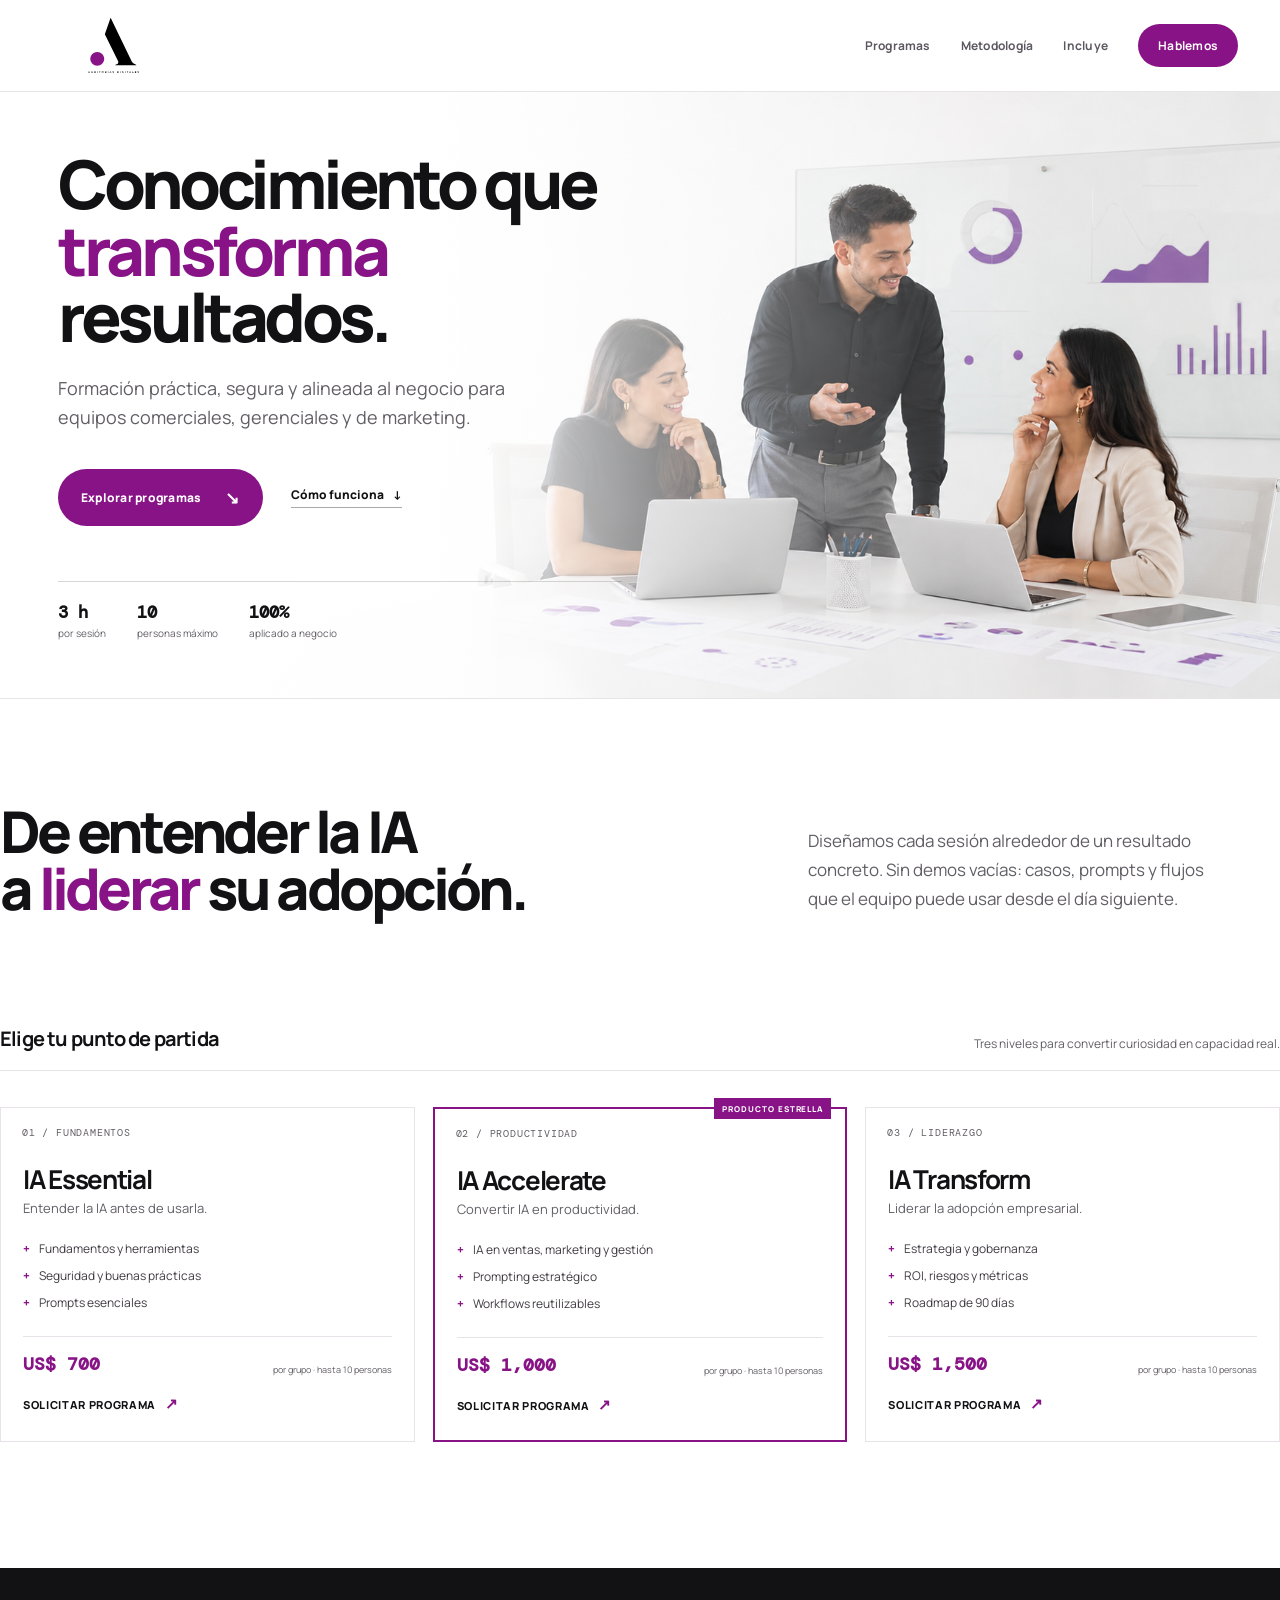
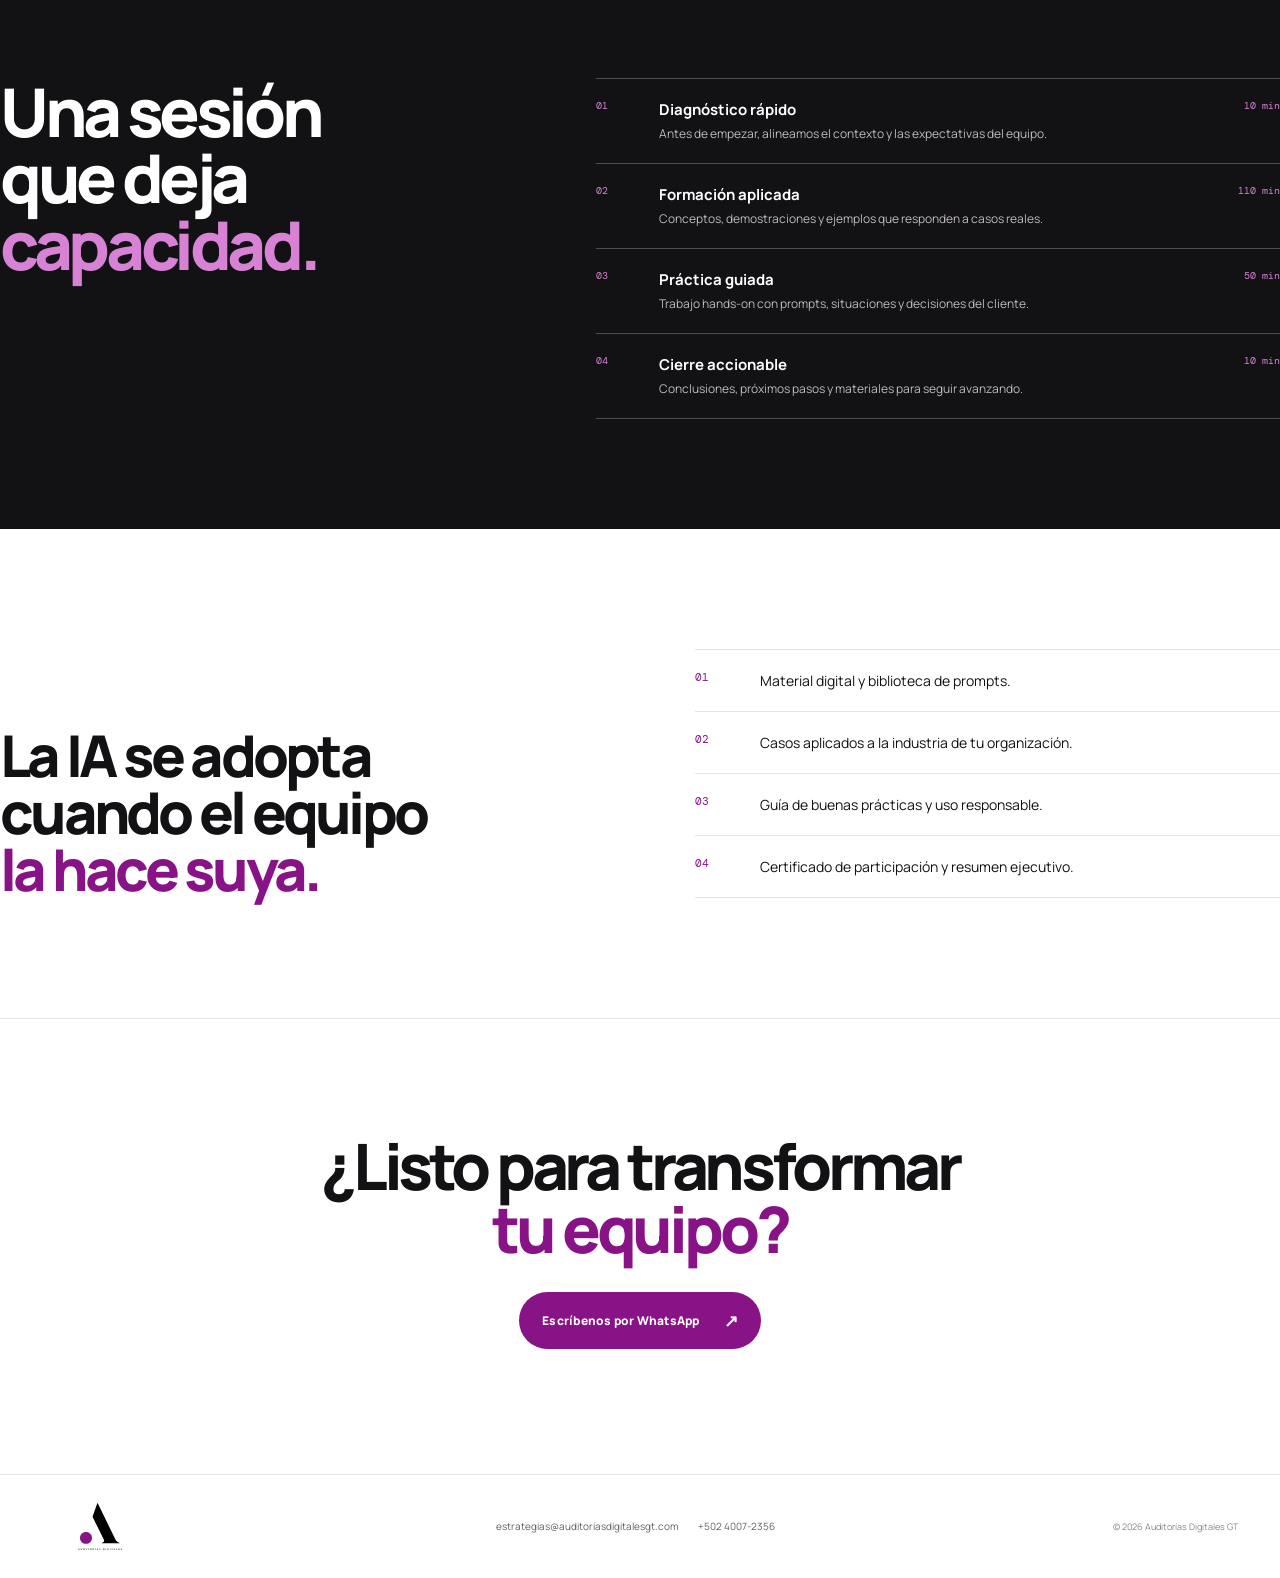
<file: ai-service/index.html>
<!doctype html>
<html lang="es">
  <head>
    <meta charset="UTF-8" />
    <meta name="viewport" content="width=device-width, initial-scale=1.0" />
    <meta name="description" content="Capacitación corporativa en Inteligencia Artificial para equipos comerciales, gerenciales y de marketing." />
    <title>Capacitación Corporativa en IA | Auditorías Digitales</title>
    <link rel="preconnect" href="https://fonts.googleapis.com" />
    <link rel="preconnect" href="https://fonts.gstatic.com" crossorigin />
    <link href="https://fonts.googleapis.com/css2?family=DM+Mono:wght@400;500&family=Manrope:wght@400;500;600;700;800&display=swap" rel="stylesheet" />
    <link rel="stylesheet" href="styles.css" />
  </head>
  <body>
    <header class="site-header">
      <a class="brand" href="#inicio" aria-label="Auditorías Digitales, inicio">
        <img src="auditorias_digitales.svg" alt="Auditorías Digitales" />
      </a>
      <button class="menu-button" aria-expanded="false" aria-controls="main-nav">Menú <span>+</span></button>
      <nav id="main-nav" class="nav">
        <a href="#programas">Programas</a>
        <a href="#metodologia">Metodología</a>
        <a href="#incluye">Incluye</a>
        <a class="nav-cta" href="https://wa.me/50240072356?text=Hola%2C%20quiero%20conocer%20la%20capacitaci%C3%B3n%20corporativa%20en%20IA." target="_blank" rel="noreferrer">Hablemos</a>
      </nav>
    </header>

    <main>
      <section id="inicio" class="hero section-shell">
        <div class="hero-banner reveal">
          <img class="hero-background" src="assets/hero-capacitacion-ia.png" alt="Equipo de mercadeo en capacitación de inteligencia artificial" />
          <div class="hero-overlay"></div>
          <div class="hero-copy">
            <h1>Conocimiento que<br /><em>transforma</em> resultados.</h1>
            <p class="hero-lede">Formación práctica, segura y alineada al negocio para equipos comerciales, gerenciales y de marketing.</p>
            <div class="hero-actions">
              <a class="button button-primary" href="#programas">Explorar programas <b>↘</b></a>
              <a class="text-link" href="#metodologia">Cómo funciona <span>↓</span></a>
            </div>
            <div class="hero-proof">
              <div><strong>3 h</strong><span>por sesión</span></div>
              <div><strong>10</strong><span>personas máximo</span></div>
              <div><strong>100%</strong><span>aplicado a negocio</span></div>
            </div>
          </div>
        </div>
      </section>

      <section class="intro section-shell">
        <div class="intro-grid">
          <h2>De entender la IA<br />a <em>liderar</em> su adopción.</h2>
          <p>Diseñamos cada sesión alrededor de un resultado concreto. Sin demos vacías: casos, prompts y flujos que el equipo puede usar desde el día siguiente.</p>
        </div>
      </section>

      <section id="programas" class="programs section-shell">
        <div class="section-heading">
          <h2>Elige tu punto de partida</h2>
          <p class="section-note">Tres niveles para convertir curiosidad en capacidad real.</p>
        </div>
        <div class="program-grid">
          <article class="program-card reveal">
            <div class="card-number">01 / FUNDAMENTOS</div>
            <div class="card-content">
              <h3>IA Essential</h3>
              <p>Entender la IA antes de usarla.</p>
              <ul><li>Fundamentos y herramientas</li><li>Seguridad y buenas prácticas</li><li>Prompts esenciales</li></ul>
              <div class="card-footer"><strong>US$ 700</strong><span>por grupo · hasta 10 personas</span></div>
              <a href="https://wa.me/50240072356?text=Hola%2C%20quiero%20informaci%C3%B3n%20sobre%20IA%20Essential." target="_blank" rel="noreferrer">Solicitar programa <b>↗</b></a>
            </div>
          </article>
          <article class="program-card featured reveal delay-1">
            <div class="featured-label">PRODUCTO ESTRELLA</div>
            <div class="card-number">02 / PRODUCTIVIDAD</div>
            <div class="card-content">
              <h3>IA Accelerate</h3>
              <p>Convertir IA en productividad.</p>
              <ul><li>IA en ventas, marketing y gestión</li><li>Prompting estratégico</li><li>Workflows reutilizables</li></ul>
              <div class="card-footer"><strong>US$ 1,000</strong><span>por grupo · hasta 10 personas</span></div>
              <a href="https://wa.me/50240072356?text=Hola%2C%20quiero%20informaci%C3%B3n%20sobre%20IA%20Accelerate." target="_blank" rel="noreferrer">Solicitar programa <b>↗</b></a>
            </div>
          </article>
          <article class="program-card reveal delay-2">
            <div class="card-number">03 / LIDERAZGO</div>
            <div class="card-content">
              <h3>IA Transform</h3>
              <p>Liderar la adopción empresarial.</p>
              <ul><li>Estrategia y gobernanza</li><li>ROI, riesgos y métricas</li><li>Roadmap de 90 días</li></ul>
              <div class="card-footer"><strong>US$ 1,500</strong><span>por grupo · hasta 10 personas</span></div>
              <a href="https://wa.me/50240072356?text=Hola%2C%20quiero%20informaci%C3%B3n%20sobre%20IA%20Transform." target="_blank" rel="noreferrer">Solicitar programa <b>↗</b></a>
            </div>
          </article>
        </div>
      </section>

      <section id="metodologia" class="method">
        <div class="section-shell method-grid">
          <div>
            <h2>Una sesión<br />que deja <em>capacidad.</em></h2>
          </div>
          <div class="method-list">
            <article><span>01</span><div><h3>Diagnóstico rápido</h3><p>Antes de empezar, alineamos el contexto y las expectativas del equipo.</p></div><b>10 min</b></article>
            <article><span>02</span><div><h3>Formación aplicada</h3><p>Conceptos, demostraciones y ejemplos que responden a casos reales.</p></div><b>110 min</b></article>
            <article><span>03</span><div><h3>Práctica guiada</h3><p>Trabajo hands-on con prompts, situaciones y decisiones del cliente.</p></div><b>50 min</b></article>
            <article><span>04</span><div><h3>Cierre accionable</h3><p>Conclusiones, próximos pasos y materiales para seguir avanzando.</p></div><b>10 min</b></article>
          </div>
        </div>
      </section>

      <section id="incluye" class="included section-shell">
        <div class="included-grid">
          <h2>La IA se adopta<br />cuando el equipo<br /><em>la hace suya.</em></h2>
          <div class="benefits">
            <div><b>01</b><p>Material digital y biblioteca de prompts.</p></div>
            <div><b>02</b><p>Casos aplicados a la industria de tu organización.</p></div>
            <div><b>03</b><p>Guía de buenas prácticas y uso responsable.</p></div>
            <div><b>04</b><p>Certificado de participación y resumen ejecutivo.</p></div>
          </div>
        </div>
      </section>

      <section class="closing section-shell">
        <h2>¿Listo para transformar<br /><em>tu equipo?</em></h2>
        <a class="button button-primary" href="https://wa.me/50240072356?text=Hola%2C%20quiero%20transformar%20mi%20equipo%20con%20IA." target="_blank" rel="noreferrer">Escríbenos por WhatsApp <b>↗</b></a>
      </section>
    </main>
    <footer>
      <img src="auditorias_digitales.svg" alt="Auditorías Digitales" />
      <div><a href="mailto:estrategias@auditoriasdigitalesgt.com">estrategias@auditoriasdigitalesgt.com</a><a href="tel:+50240072356">+502 4007-2356</a></div>
      <span>© 2026 Auditorías Digitales GT</span>
    </footer>
    <script src="script.js"></script>
  </body>
</html>
</file>
<file: ai-service/styles.css>
:root { --ink:#121114; --muted:#625e66; --paper:#fff; --wash:#f7f5f6; --violet:#881386; --line:#e8e3e8; }
*{box-sizing:border-box} html{scroll-behavior:smooth} body{margin:0;background:var(--paper);color:var(--ink);font-family:Manrope,Arial,sans-serif;font-size:16px} a{color:inherit;text-decoration:none} .section-shell.hero{max-width:100%;margin:auto; }.section-shell{max-width:1300px;margin:auto; }.site-header{height:92px;display:flex;align-items:center;justify-content:space-between;max-width:1404px;margin:auto;padding:0 42px;border-bottom:1px solid var(--line)}.brand img{display:block;width:143px;height:55px;object-fit:contain}.nav{display:flex;align-items:center;gap:30px;font-size:12px;font-weight:700;letter-spacing:.02em}.nav a:not(.nav-cta){color:#5c5760;transition:color .25s ease}.nav a:not(.nav-cta):hover{color:var(--violet)}.nav-cta{color:white;background:var(--violet);padding:13px 20px;border-radius:40px;transition:transform .25s ease,box-shadow .25s ease}.nav-cta:hover{transform:translateY(-2px);box-shadow:0 10px 22px rgba(136,19,134,.22)}.menu-button{display:none}.hero-banner{position:relative;min-height:580px;display:flex;align-items:center;overflow:hidden;background:#f7f5f6}.hero-background{position:absolute;inset:0;width:100%;height:100%;object-fit:cover;object-position:center}.hero-overlay{position:absolute;inset:0;background:linear-gradient(90deg,rgba(255,255,255,.99) 0%,rgba(255,255,255,.94) 34%,rgba(255,255,255,.40) 58%,rgba(255,255,255,.04) 82%)}.hero-copy{position:relative;z-index:1;max-width:680px;padding:58px}.hero h1,.intro h2,.method h2,.included h2,.closing h2{font-size:clamp(44px,5.25vw,77px);line-height:.99;letter-spacing:-.065em;margin:0 0 24px;font-weight:800}.hero h1 em,h2 em{color:var(--violet);font-style:normal}.hero-lede{font-size:18px;line-height:1.65;color:var(--muted);max-width:515px;margin:0}.hero-actions{display:flex;align-items:center;gap:28px;margin-top:36px}.button{display:inline-flex;align-items:center;justify-content:center;gap:24px;border-radius:50px;padding:17px 23px;font-size:12px;font-weight:800;letter-spacing:.02em;transition:transform .25s ease,box-shadow .25s ease,background .25s ease}.button:hover{transform:translateY(-3px);box-shadow:0 13px 26px rgba(17,16,18,.18)}.button:hover b{transform:translate(3px,-3px)}.button b{font-size:17px;transition:transform .25s ease}.button-primary{background:var(--violet);color:white}.button-dark{background:var(--ink);color:white}.text-link{font-size:12px;font-weight:800;border-bottom:1px solid #aaa;padding-bottom:4px;transition:color .25s ease,border-color .25s ease}.text-link:hover{color:var(--violet);border-color:var(--violet)}.text-link span{margin-left:7px}.hero-proof{display:flex;gap:31px;border-top:1px solid rgba(18,17,20,.16);margin-top:55px;padding-top:19px}.hero-proof div{display:flex;flex-direction:column;gap:3px}.hero-proof strong{font-family:'DM Mono',monospace;font-size:17px}.hero-proof span{font-size:10px;color:var(--muted)}.intro{padding-top:104px;padding-bottom:108px;border-top:1px solid var(--line)}.intro-grid{display:grid;grid-template-columns:1.2fr .8fr;gap:100px;align-items:end}.intro h2{font-size:clamp(38px,4.5vw,65px);margin:0}.intro-grid>p{font-size:17px;color:var(--muted);line-height:1.7;max-width:420px;margin:0 0 3px}.programs{padding-bottom:126px}.section-heading{display:flex;justify-content:space-between;align-items:end;border-bottom:1px solid var(--line);padding-bottom:18px;margin-bottom:36px}.section-heading h2{font-size:20px;letter-spacing:-.04em;margin:0}.section-note{font-size:12px;color:var(--muted);margin:0}.program-grid{display:grid;grid-template-columns:repeat(3,1fr);gap:18px}.program-card{border:1px solid var(--line);position:relative;background:#fff;transition:transform .35s ease,box-shadow .35s ease,border-color .35s ease}.program-card:hover{transform:translateY(-10px);border-color:rgba(136,19,134,.42);box-shadow:0 22px 38px rgba(28,20,28,.11)}.program-card.featured{border:2px solid var(--violet)}.card-number{font:10px 'DM Mono',monospace;letter-spacing:.08em;color:var(--muted);padding:18px 21px 10px}.program-card img{display:block;width:100%;height:320px;object-fit:contain;object-position:center;background:white;transition:transform .45s cubic-bezier(.2,.8,.2,1);padding:12px}.program-card:hover img{transform:scale(1.04)}.card-content{padding:12px 22px 25px}.card-content h3{font-size:26px;letter-spacing:-.05em;margin:0 0 2px}.card-content>p{margin:0;color:var(--muted);font-size:13px}.card-content ul{padding:0;margin:23px 0 25px;list-style:none;display:grid;gap:10px;color:#403b42;font-size:12px}.card-content li:before{content:'+';color:var(--violet);font-weight:800;margin-right:9px}.card-footer{border-top:1px solid var(--line);padding:15px 0 16px;display:flex;justify-content:space-between;align-items:end}.card-footer strong{font-family:'DM Mono';font-size:18px;color:var(--violet)}.card-footer span{font-size:9px;color:var(--muted);text-align:right;max-width:125px;line-height:1.3}.card-content>a{font-size:11px;text-transform:uppercase;letter-spacing:.06em;font-weight:800;transition:color .2s ease}.card-content>a:hover{color:var(--violet)}.card-content>a b{font-size:15px;margin-left:6px;color:var(--violet)}.featured-label{position:absolute;right:14px;top:-11px;background:var(--violet);color:#fff;padding:5px 8px;font-size:8px;font-weight:800;letter-spacing:.12em}.method{background:var(--ink);color:#fff}.method-grid{padding-top:110px;padding-bottom:110px;display:grid;grid-template-columns:.85fr 1.15fr;gap:90px}.method h2{margin-top:0}.method h2 em{color:#d782d4}.method-list{border-top:1px solid #504b52}.method-list article{padding:20px 0;border-bottom:1px solid #504b52;display:grid;grid-template-columns:48px 1fr auto;gap:15px;transition:padding-left .25s ease,background .25s ease}.method-list article:hover{padding-left:12px;background:rgba(255,255,255,.035)}.method-list span,.method-list b{font:10px 'DM Mono',monospace;color:#d782d4}.method-list h3{font-size:15px;margin:0 0 5px}.method-list p{font-size:12px;color:#bfb9c0;line-height:1.5;margin:0}.included{padding-top:120px;padding-bottom:120px}.included-grid{display:grid;grid-template-columns:1fr 1fr;gap:110px;align-items:end}.included h2{font-size:clamp(38px,4.5vw,64px);margin:0}.benefits{border-top:1px solid var(--line)}.benefits div{border-bottom:1px solid var(--line);display:grid;grid-template-columns:55px 1fr;gap:10px;padding:20px 0;transition:padding-left .25s ease}.benefits div:hover{padding-left:12px}.benefits b{font:11px 'DM Mono',monospace;color:var(--violet)}.benefits p{margin:0;font-size:14px;line-height:1.5}.closing{text-align:center;padding-top:115px;padding-bottom:125px;border-top:1px solid var(--line)}.closing h2{font-size:clamp(46px,5vw,76px)}.closing .button{margin-top:7px}footer{padding:28px 42px;max-width:1404px;margin:auto;border-top:1px solid var(--line);display:flex;justify-content:space-between;align-items:center;gap:20px}footer img{width:116px;height:47px;object-fit:contain}footer div{display:flex;gap:20px;font-size:10px;color:var(--muted)}footer span{font-size:9px;color:#8a858c}.reveal{opacity:0;transform:translateY(18px);transition:opacity .65s ease,transform .65s ease}.reveal.is-visible{opacity:1;transform:none}.delay-1{transition-delay:.13s}.delay-2{transition-delay:.23s}
@media(max-width:850px){.section-shell{padding-left:22px;padding-right:22px}.site-header{height:75px;padding:0 22px}.brand img{width:117px;height:47px}.menu-button{display:flex;border:0;background:none;font:700 12px Manrope;gap:8px;align-items:center}.menu-button span{font-size:17px;color:var(--violet)}.nav{display:none;position:absolute;top:75px;left:0;right:0;padding:21px 22px 24px;background:white;border-bottom:1px solid var(--line);flex-direction:column;align-items:stretch;gap:17px;z-index:4}.nav.open{display:flex}.nav-cta{text-align:center}.hero{padding-top:36px;padding-bottom:68px}.hero-banner{min-height:680px}.hero-background{object-position:67% center}.hero-overlay{background:linear-gradient(180deg,rgba(255,255,255,.97) 0%,rgba(255,255,255,.88) 44%,rgba(255,255,255,.26) 77%,rgba(255,255,255,.04) 100%)}.hero-copy{padding:36px 25px;align-self:flex-start}.hero h1{font-size:clamp(45px,13vw,65px)}.hero-proof{gap:19px;margin-top:38px}.hero-proof strong{font-size:15px}.hero-proof span{font-size:9px}.intro{padding-top:72px;padding-bottom:72px}.intro-grid,.included-grid,.method-grid{grid-template-columns:1fr;gap:30px}.intro-grid>p{font-size:15px}.programs{padding-bottom:75px}.section-heading{display:block}.section-note{margin-top:12px}.program-grid{grid-template-columns:1fr;gap:22px}.program-card img{height:340px;object-fit:contain}.method-grid{padding-top:75px;padding-bottom:75px}.method-list article{grid-template-columns:38px 1fr}.method-list b{grid-column:2}.included{padding-top:75px;padding-bottom:75px}.closing{padding-top:76px;padding-bottom:80px}footer{padding:24px 22px;display:grid;grid-template-columns:1fr 1fr;align-items:end}footer div{display:grid;gap:6px;font-size:9px;text-align:right}footer span{grid-column:1/-1;font-size:8px}.hero-actions{gap:18px}.button{padding:15px 18px;gap:14px}}
</file>
